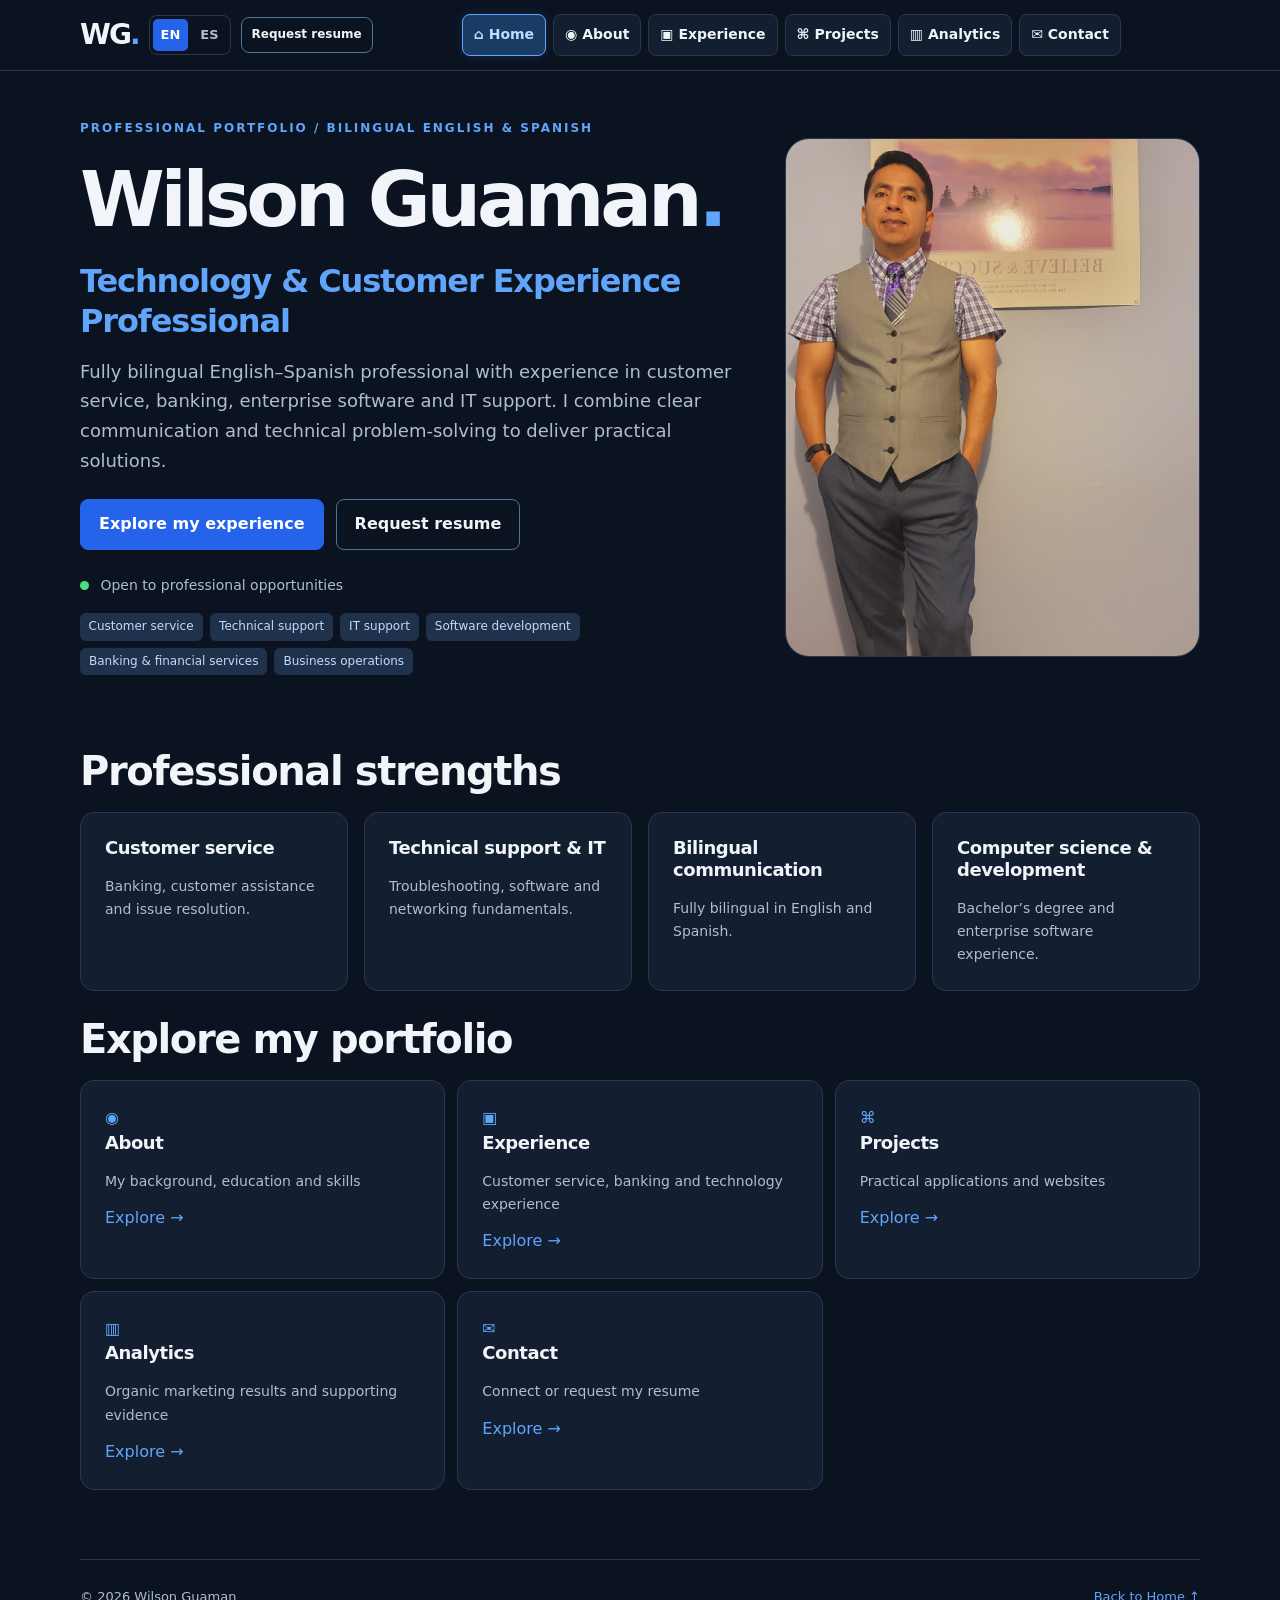
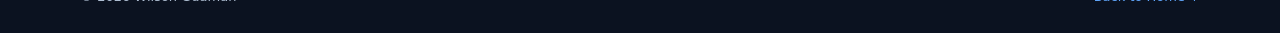
<file: index.html>
<!DOCTYPE html>

<html lang="en">
<head>
<meta charset="utf-8"/>
<meta content="width=device-width,initial-scale=1" name="viewport"/>
<title>Wilson Guaman | Technology &amp; Customer Experience</title>
<meta content="Wilson Guaman — bilingual technology and customer experience professional with ERP, banking, IT support and digital marketing experience." name="description"/>
<meta content="Wilson Guaman | Professional Portfolio" property="og:title"/>
<meta content="Technology, customer experience and real-world business projects." property="og:description"/>
<meta content="website" property="og:type"/>
<meta content="https://www.wguaman.com/" property="og:url"/>
<link href="assets/favicon.svg" rel="icon" type="image/svg+xml"/>
<link href="style.css" rel="stylesheet"/>
<script defer="" src="js/script.js"></script>
<link href="https://www.wguaman.com/" hreflang="en" rel="alternate"/><link href="https://www.wguaman.com/es.html" hreflang="es" rel="alternate"/><link href="https://www.wguaman.com/" hreflang="x-default" rel="alternate"/><link href="https://www.wguaman.com/" rel="canonical"/></head>
<body><a class="skip" href="#main">Skip to content</a>
<header>
<nav aria-label="Main navigation" class="wrap nav"><a class="brand" href="#home">WG<span>.</span></a><div aria-label="Language / Idioma" class="language-switch"><a aria-current="page" aria-label="English" href="index.html" hreflang="en" lang="en">EN</a><a aria-label="Español" href="es.html" hreflang="es" lang="es">ES</a></div><button aria-controls="links" aria-expanded="false" hidden="" id="menu">Menu</button>
<div id="links"><a href="#home"><span aria-hidden="true">⌂</span> Home</a><a href="#about"><span aria-hidden="true">◉</span> About</a><a href="#experience"><span aria-hidden="true">▣</span> Experience</a><a href="#projects"><span aria-hidden="true">⌘</span> Projects</a><a href="#analytics"><span aria-hidden="true">▥</span> Analytics</a><a href="#contact"><span aria-hidden="true">✉</span> Contact</a></div>
<a class="header-resume btn" href="#contact">Request resume</a></nav>
</header>
<main class="wrap" id="main">
<section class="home-view" id="home"><div class="hero">
<div>
<p class="eyebrow">
                     PROFESSIONAL PORTFOLIO / BILINGUAL ENGLISH &amp; SPANISH
                </p>
<h1>Wilson Guaman<span>.</span></h1>
<h2>Technology &amp; Customer Experience Professional</h2>
<p class="lead">Fully bilingual English–Spanish professional with experience in customer service, banking, enterprise software and IT support. I combine clear communication and technical problem-solving to deliver practical solutions.</p>
<div class="actions"><a class="btn primary" href="#experience">Explore my experience</a><a class="btn" href="#contact">Request resume</a></div>
<p class="availability"><span></span> Open to professional opportunities</p>
<div class="tags career-tags"><span>Customer service</span><span>Technical support</span><span>IT support</span><span>Software development</span><span>Banking &amp; financial services</span><span>Business operations</span></div></div>
<div class="portrait">
<span aria-hidden="true" class="initials">WG</span>
<img alt="Wilson Guaman" data-optional="" src="img/Wilson_Guaman26.webp"/>
</div>
</div><div class="home-block"><h2>Professional strengths</h2><div class="grid four"><article class="panel"><h3>Customer service</h3><p>Banking, customer assistance and issue resolution.</p></article><article class="panel"><h3>Technical support &amp; IT</h3><p>Troubleshooting, software and networking fundamentals.</p></article><article class="panel"><h3>Bilingual communication</h3><p>Fully bilingual in English and Spanish.</p></article><article class="panel"><h3>Computer science &amp; development</h3><p>Bachelor’s degree and enterprise software experience.</p></article></div></div><div class="home-block"><h2>Explore my portfolio</h2><div class="explore-grid"><a class="panel explore-card" href="#about"><span aria-hidden="true" class="accent">◉</span><h3>About</h3><p>My background, education and skills</p><span class="accent">Explore →</span></a><a class="panel explore-card" href="#experience"><span aria-hidden="true" class="accent">▣</span><h3>Experience</h3><p>Customer service, banking and technology experience</p><span class="accent">Explore →</span></a><a class="panel explore-card" href="#projects"><span aria-hidden="true" class="accent">⌘</span><h3>Projects</h3><p>Practical applications and websites</p><span class="accent">Explore →</span></a><a class="panel explore-card" href="#analytics"><span aria-hidden="true" class="accent">▥</span><h3>Analytics</h3><p>Organic marketing results and supporting evidence</p><span class="accent">Explore →</span></a><a class="panel explore-card" href="#contact"><span aria-hidden="true" class="accent">✉</span><h3>Contact</h3><p>Connect or request my resume</p><span class="accent">Explore →</span></a></div></div></section>
<section id="about">
<p class="eyebrow">01 / ABOUT</p>
<h2>Technology with a human perspective.</h2>
<div class="aboutgrid">
<div>
<p>My background spans enterprise software development, banking customer service, technical support
                        and small-business technology. I enjoy investigating problems, communicating clearly and finding
                        practical solutions.</p>
<p>
                        I hold a bachelor's degree in Computer Science and am fully
                        bilingual in English and Spanish. I continue expanding my
                        technical skills through networking studies and hands-on projects.
                    </p>
</div>
<div class="aboutphoto"><img alt="Original about-me photograph" data-optional="" loading="lazy" src="img/wilsonPinktie.webp"/></div>
</div>
<div class="grid two">
<article class="panel"><span class="eyebrow">01</span>
<h3>Software engineering</h3>
<p>ERP application maintenance, debugging, SQL and web development.</p>
<div class="tags"><span>C#</span><span>SQL</span><span>Mongoose</span><span>Infor
                            CSI</span><span>Git</span><span>Jira</span></div>
</article>
<article class="panel"><span class="eyebrow">02</span>
<h3>Customer experience</h3>
<p>Bilingual customer support, banking services, accurate records and issue resolution.</p>
<div class="tags"><span>English / Spanish</span><span>Customer support</span><span>Digital
                            banking</span><span>Compliance</span></div>
</article>
<article class="panel"><span class="eyebrow">03</span>
<h3>Information technology</h3>
<p>Equipment and network troubleshooting, cloud hosting and ongoing networking study.</p>
<div class="tags"><span>AWS</span><span>Technical support</span><span>Networking fundamentals</span>
</div>
</article>
<article class="panel"><span class="eyebrow">04</span>
<h3>Digital marketing</h3>
<p>
                       The Flying Brisket began operations in June 2026.
                        I developed bilingual promotional content and built
                         an audience across TikTok and Facebook during the
                          food truck's operating season, without paid advertising.
                    </p>
<div class="tags"><span>Content creation</span><span>Video editing</span><span>Social
                            analytics</span></div>
</article>
</div>
<div class="about-subsection" id="education">
<p class="eyebrow">05 / EDUCATION</p>
<h2>Academic background</h2>
<div class="grid three">
<article class="panel">
<p class="date">2017–2021</p>
<h3>Northeastern Illinois University</h3>
<p>B.S. Computer Science </p>
<p class="accent">GPA 3.74 · Cum Laude · Dean’s List</p>
</article>
<article class="panel">
<p class="date">2011–2016</p>
<h3>Richard J. Daley College</h3>
<p>A.A. General Studies</p>
<p class="accent">GPA 4.0 · Dean’s List</p>
</article>
<article class="panel">
<p class="date">2003–2005</p>
<h3>Lincoln College of Technology</h3>
<p>Technical Diploma · Automotive Repair</p>
<p class="accent">GPA 3.0</p>
</article>
</div>
</div><div class="about-subsection" id="learning">
<p class="eyebrow">06 / CONTINUOUS LEARNING</p>
<h2>Professional development</h2>
<div class="grid two">
<article class="panel">
<h3>Completed coursework</h3>
<p class="note">Course completion certificates, not industry certifications.</p>
<details class="course">
<summary>C# Programming · 2021</summary><img alt="C# Programming · 2021 certificate" data-optional="" data-src="img/Certificadode.webp" loading="lazy"/>
</details>
<details class="course">
<summary>Java Programming</summary><img alt="Java Programming certificate" data-optional="" data-src="img/udemyjava.webp" loading="lazy"/>
</details>
<details class="course">
<summary>Data Structures &amp; Algorithms in Java · 2020</summary><img alt="Data Structures &amp; Algorithms in Java · 2020 certificate" data-optional="" data-src="img/udemy.webp" loading="lazy"/>
</details>
</article>
<article class="panel"><span class="status muted">Currently studying</span>
<h3>CCNA Networking Fundamentals</h3>
<p>
                      Currently studying networking fundamentals through Jeremy's IT Lab to strengthen my 
                      understanding of network infrastructure, connectivity, and troubleshooting.</p>
</article>
</div>
</div><nav aria-label="Section navigation" class="section-actions"><a class="btn" href="#home">⌂ Back to Home</a><a class="btn primary" href="#experience">Experience →</a></nav></section>
<section id="experience">
<p class="eyebrow">02 / CAREER</p>
<h2>Professional experience</h2>
<div class="timeline">
<article class="job panel">
<div class="jobhead">
<div>
<h3>The Flying Brisket</h3>
<p class="accent">Technology &amp; Business Support · Freelance, as needed</p>
</div><span class="date">Jul 2024 – Present</span>
</div>
<p>Provide customer service, technology, digital marketing and business support on an as-needed basis.</p>
<ul>
<li>Assist customers and respond to inquiries in English and Spanish.</li>
<li>Support daily business operations and customer experience.</li>
<li>Develop and maintain the responsive business website using HTML, CSS, JavaScript and AWS.</li>
<li>Troubleshoot website issues and maintain Google Maps, Formspree, domain and HTTPS configuration.</li>
<li>Create bilingual promotional content and analyze organic TikTok and Facebook performance.</li>
</ul>
<div class="tags"><span>Customer Service</span><span>Technical Support</span><span>Business Operations</span><span>Web Development</span><span>Digital Marketing</span><span>Bilingual Communication</span></div>
</article>
<article class="job panel">
<div class="jobhead">
<div>
<h3>Westbury Bank</h3>
<p class="accent">Customer Service Representative</p>
</div><span class="date">Jul 2023 – Dec 2025</span>
</div>
<ul>
<li>Assisted customers in English and Spanish by phone, email and in person.</li>
<li>Resolved service inquiries and supported digital banking tools.</li>
<li>Maintained accurate records and followed banking compliance procedures.</li>
</ul>
<div class="tags"><span>Customer service</span><span>Digital
                            banking</span><span>Documentation</span><span>Bilingual support</span></div>
</article>
<article class="job panel">
<div class="jobhead">
<div>
<h3>Infor</h3>
<p class="accent">Software Engineer</p>
</div><span class="date">Feb 2022 – Jun 2023 · Remote</span>
</div>
<ul>
<li>Investigated and reproduced customer-reported defects in Infor SyteLine CSI 10.</li>
<li>Troubleshot and modified existing Mongoose forms, fields and buttons; worked with IDOs and
                            collections.</li>
<li>Investigated database issues using SQL Server Management Studio and debugged existing C#
                            code in Visual Studio.</li>
<li>Tested fixes, documented validation steps and collaborated with product and QA teammates.
                        </li>
<li>Managed assigned issues using Jira and Git; participated in peer code reviews and
                            incorporated feedback.</li>
</ul>
<div class="tags"><span>SyteLine CSI 10</span><span>Mongoose</span><span>C#</span><span>SQL
                            Server</span><span>SSMS</span><span>Visual
                            Studio</span><span>IDOs</span><span>Git</span><span>Jira</span></div>
</article>
<article class="job panel">
<div class="jobhead">
<div>
<h3>NECTEL Technologies</h3>
<p class="accent">IT Helper · Internship</p>
</div><span class="date">Oct 2020 – Feb 2022</span>
</div>
<ul>
<li>Helped install, maintain and troubleshoot customer equipment and networks.</li>
<li>Supported proactive maintenance and learned security and confidentiality practices.</li>
</ul>
<div class="tags"><span>IT support</span><span>Troubleshooting</span><span>Networking</span></div>
</article>
<article class="job panel">
<div class="jobhead">
<div>
<h3>Radisson Blu Hotel</h3>
<p class="accent">Customer Service · Server · Host · Cashier</p>
</div><span class="date">2011 – 2015</span>
</div>
<ul>
<li>Supported guests across hospitality and food service roles as business needs changed.</li>
<li>Recognized as Employee of the Month.</li>
</ul>
<div class="tags"><span>Guest service</span><span>Teamwork</span><span>Cash handling</span></div>
</article>
</div>
<nav aria-label="Section navigation" class="section-actions"><a class="btn" href="#home">⌂ Back to Home</a><a class="btn" href="#about">← About</a><a class="btn primary" href="#projects">Projects →</a></nav></section>
<section id="projects">
<p class="eyebrow">03 / SELECTED WORK</p>
<h2>Projects with purpose.</h2>
<article class="panel featured">
<div class="project-media">
<img alt="The Flying Brisket website homepage featuring the food truck" height="845" loading="lazy" src="img/flying-brisket.webp" width="1400"/>
<figure class="business-photo">
<img alt="Working at The Flying Brisket food truck" loading="lazy" src="img/flying-brisket-team.webp"/>
<figcaption>
                    Behind the business: technology, marketing,
                    and customer experience.
                </figcaption>
</figure>
</div>
<div class="projectbody">
<span class="status">Live website</span>
<h3>The Flying Brisket</h3>
<p>
                Designed and deployed a responsive food truck website
                with menus, event locations and customer inquiries.
                Combined web development, cloud hosting and
                business promotion.
            </p>
<div class="tags">
<span>HTML</span>
<span>CSS</span>
<span>JavaScript</span>
<span>AWS</span>
<span>Google Maps</span>
<span>Formspree</span>
</div>
<div class="actions">
<a class="btn primary" href="https://www.theflyingbrisket.com/">
                    Visit website ↗
                </a>
<a class="btn" href="#analytics">
                    Marketing case study
                </a>
</div>
</div>
</article>
<div class="grid two projects">
<article class="panel"><span class="status muted">In development</span>
<h3>Restaurant POS system</h3>
<p>AI-assisted software prototype exploring restaurant order management, employee permissions,
                        kitchen displays and payment workflows. Planned features are not represented as completed.</p>
<div class="tags"><span>Software prototyping</span><span>AI-assisted development</span></div>
</article>
<article class="panel"><span class="status muted">Learning project · 2023</span>
<h3>Java e-commerce application</h3><img alt="E-commerce application screenshot" class="projectimage" data-optional="" loading="lazy" src="img/Shopme-Ecommerce.webp"/>
<p>Java and Spring Boot e-commerce learning project.</p>
<div class="tags"><span>Java</span><span>Spring Boot</span></div>
</article>
<article class="panel"><span class="status muted">Learning project · 2021</span>
<h3>RSVP web application</h3>
<p>Local ASP.NET application for party information, RSVP forms, validation and attendance summaries.
                    </p>
<div class="tags"><span>ASP.NET</span><span>C#</span><span>HTML</span><span>CSS</span></div>
</article>
<article class="panel"><span class="status muted">Portfolio project</span>
<h3>Personal portfolio modernization</h3>
<p>Responsive static website with accessible navigation, lightweight data visualization and
                        optimized media.</p>
<div class="tags"><span>HTML</span><span>CSS</span><span>JavaScript</span><span>GitHub Pages</span>
</div>
</article>
</div>
<nav aria-label="Section navigation" class="section-actions"><a class="btn" href="#home">⌂ Back to Home</a><a class="btn" href="#experience">← Experience</a><a class="btn primary" href="#analytics">Analytics →</a></nav></section>
<section id="analytics">
<p class="eyebrow">04 / BUSINESS CASE STUDY</p>
<h2>Organic marketing. Measurable results.</h2>
<p class="season-label">FIRST OPERATING SEASON · OPERATIONS BEGAN JUNE 2026 · 100% ORGANIC</p>
<p class="lead">The Flying Brisket — bilingual promotional content and audience development across TikTok
                and Facebook, without paid advertising.</p>
<div class="grid four">
<div class="metric"><strong>≈149K</strong><span>Combined reported views</span></div>
<div class="metric"><strong>$0</strong><span>Paid advertising</span></div>
<div class="metric"><strong>2,113</strong><span>Combined followers</span></div>
<div class="metric"><strong>93%</strong><span>Facebook views from non-followers</span></div>
</div>
<div class="grid two analytics">
<article class="panel">
<h3>TikTok</h3>
<p class="date">Nov 26, 2025 – Nov 25, 2026</p>
<div class="grid two">
<div class="metric"><strong>109K</strong><span>Post views</span></div>
<div class="metric"><strong>4K</strong><span>Profile views</span></div>
<div class="metric"><strong>4.1K</strong><span>Likes</span></div>
<div class="metric"><strong>771</strong><span>Comments</span></div>
<div class="metric"><strong>1.4K</strong><span>Shares</span></div>
<div class="metric"><strong>1,913</strong><span>Followers</span></div>
</div>
<h4>Featured video views</h4>
<div class="barrow">
<div><span>We didn’t expect this</span><b>28.8K</b></div>
<div class="track"><span style="width:96%"></span></div>
</div>
<div class="barrow">
<div><span>Brisket is ready</span><b>11.6K</b></div>
<div class="track"><span style="width:38.67%"></span></div>
</div>
<div class="barrow">
<div><span>This weekend, we’re ready</span><b>10.6K</b></div>
<div class="track"><span style="width:35.33%"></span></div>
</div>
<div class="barrow">
<div><span>Nuestro primer verano</span><b>6.6K</b></div>
<div class="track"><span style="width:21.96%"></span></div>
</div>
<p class="note">Bar scale: 0–30,000 views. Individual video counts are profile snapshots.</p>
</article>
<article class="panel">
<h3>Facebook</h3>
<p class="date">Last 90 days · Nov 2026 snapshot</p>
<div class="grid two">
<div class="metric"><strong>39,896</strong><span>Views</span></div>
<div class="metric"><strong>24K</strong><span>Viewers</span></div>
<div class="metric"><strong>1.4K</strong><span>Engagement</span></div>
<div class="metric"><strong>200</strong><span>Followers</span></div>
<div class="metric"><strong>+21%</strong><span>Views change</span></div>
<div class="metric"><strong>+2%</strong><span>Engagement change</span></div>
</div>
<h4>Audience discovery</h4>
<div class="donutrow"><svg aria-label="93 percent non-followers, 7 percent followers" role="img" viewbox="0 0 120 120">
<circle cx="60" cy="60" fill="none" r="45" stroke="#334155" stroke-width="13"></circle>
<circle cx="60" cy="60" fill="none" pathlength="100" r="45" stroke="#60a5fa" stroke-dasharray="93 7" stroke-width="13" transform="rotate(-90 60 60)"></circle><text fill="#f1f5f9" font-size="23" font-weight="700" text-anchor="middle" x="60" y="66">93%</text>
</svg>
<div><b>93% non-followers</b>
<p>7% followers</p>
</div>
</div>
<p class="note">Reels accounted for nearly all Facebook views.</p>
</article>
</div>
<p class="note">Sources: TikTok Studio and Facebook Business Dashboard screenshots. Reporting periods
                differ; combined counts are not unique people. Advertising spend is owner-reported. No sales attribution
                is claimed.</p>
<details class="panel">
<summary>View supporting analytics screenshots</summary>
<div class="grid three evidence"><img alt="TikTok analytics screenshot" data-src="img/tiktok-analytics.webp" loading="lazy"/><img alt="Facebook views analytics screenshot" data-src="img/facebook-analytics.webp" loading="lazy"/><img alt="Facebook audience breakdown screenshot" data-src="img/facebook-audience.webp" loading="lazy"/></div>
<p class="note">Select a screenshot to enlarge it.</p></details><a class="textlink" href="https://www.tiktok.com/@wilbert_gua">Visit business TikTok ↗</a>
<nav aria-label="Section navigation" class="section-actions"><a class="btn" href="#home">⌂ Back to Home</a><a class="btn" href="#projects">← Projects</a><a class="btn primary" href="#contact">Contact →</a></nav></section>


<section id="contact">
<p class="eyebrow">07 / CONTACT</p>
<h2>Let’s connect.</h2>
<div class="grid two">
<article class="panel">
<h3>Professional opportunities</h3>
<p>I’m open to opportunities in technology, customer service, IT support, business operations and
                        digital marketing.</p>
<p><a href="mailto:wilsonguaman30@gmail.com">wilsonguaman30@gmail.com</a></p>
<div class="actions"><a class="btn primary" href="mailto:wilsonguaman30@gmail.com?subject=Professional%20Opportunity">Send me an
                            email</a></div>
<div class="contactlinks"><a href="https://www.linkedin.com/in/wilson-guaman-20084446/">LinkedIn
                            ↗</a><a href="https://github.com/wilsonrguaman">GitHub ↗</a></div>
</article>
<article class="panel">
<h3>Request my resume</h3>
<p>A tailored resume is available upon request. Please include the position or professional area you
                        are recruiting for.</p>
<div class="actions"><a class="btn" href="mailto:wilsonguaman30@gmail.com?subject=Resume%20Request&amp;body=Hello%20Wilson%2C%0A%0AI%20would%20like%20to%20request%20your%20resume.%0A%0ACompany%3A%20%0APosition%3A%20%0A%0AThank%20you.">Request
                            resume</a></div>
<p class="note">Email links open your email application. You can also copy the email address above
                        or contact me on LinkedIn.</p>
</article>
</div>
<nav aria-label="Section navigation" class="section-actions"><a class="btn" href="#home">⌂ Back to Home</a><a class="btn" href="#analytics">← Analytics</a></nav></section>
</main>
<footer class="wrap"><span>© 2026 Wilson Guaman</span><a href="#home">Back to Home ↑</a></footer>
<dialog aria-label="Analytics screenshot" id="lightbox"><button class="btn" id="close-lightbox">Close ×</button><img alt=""/></dialog></body>
</html>
</file>
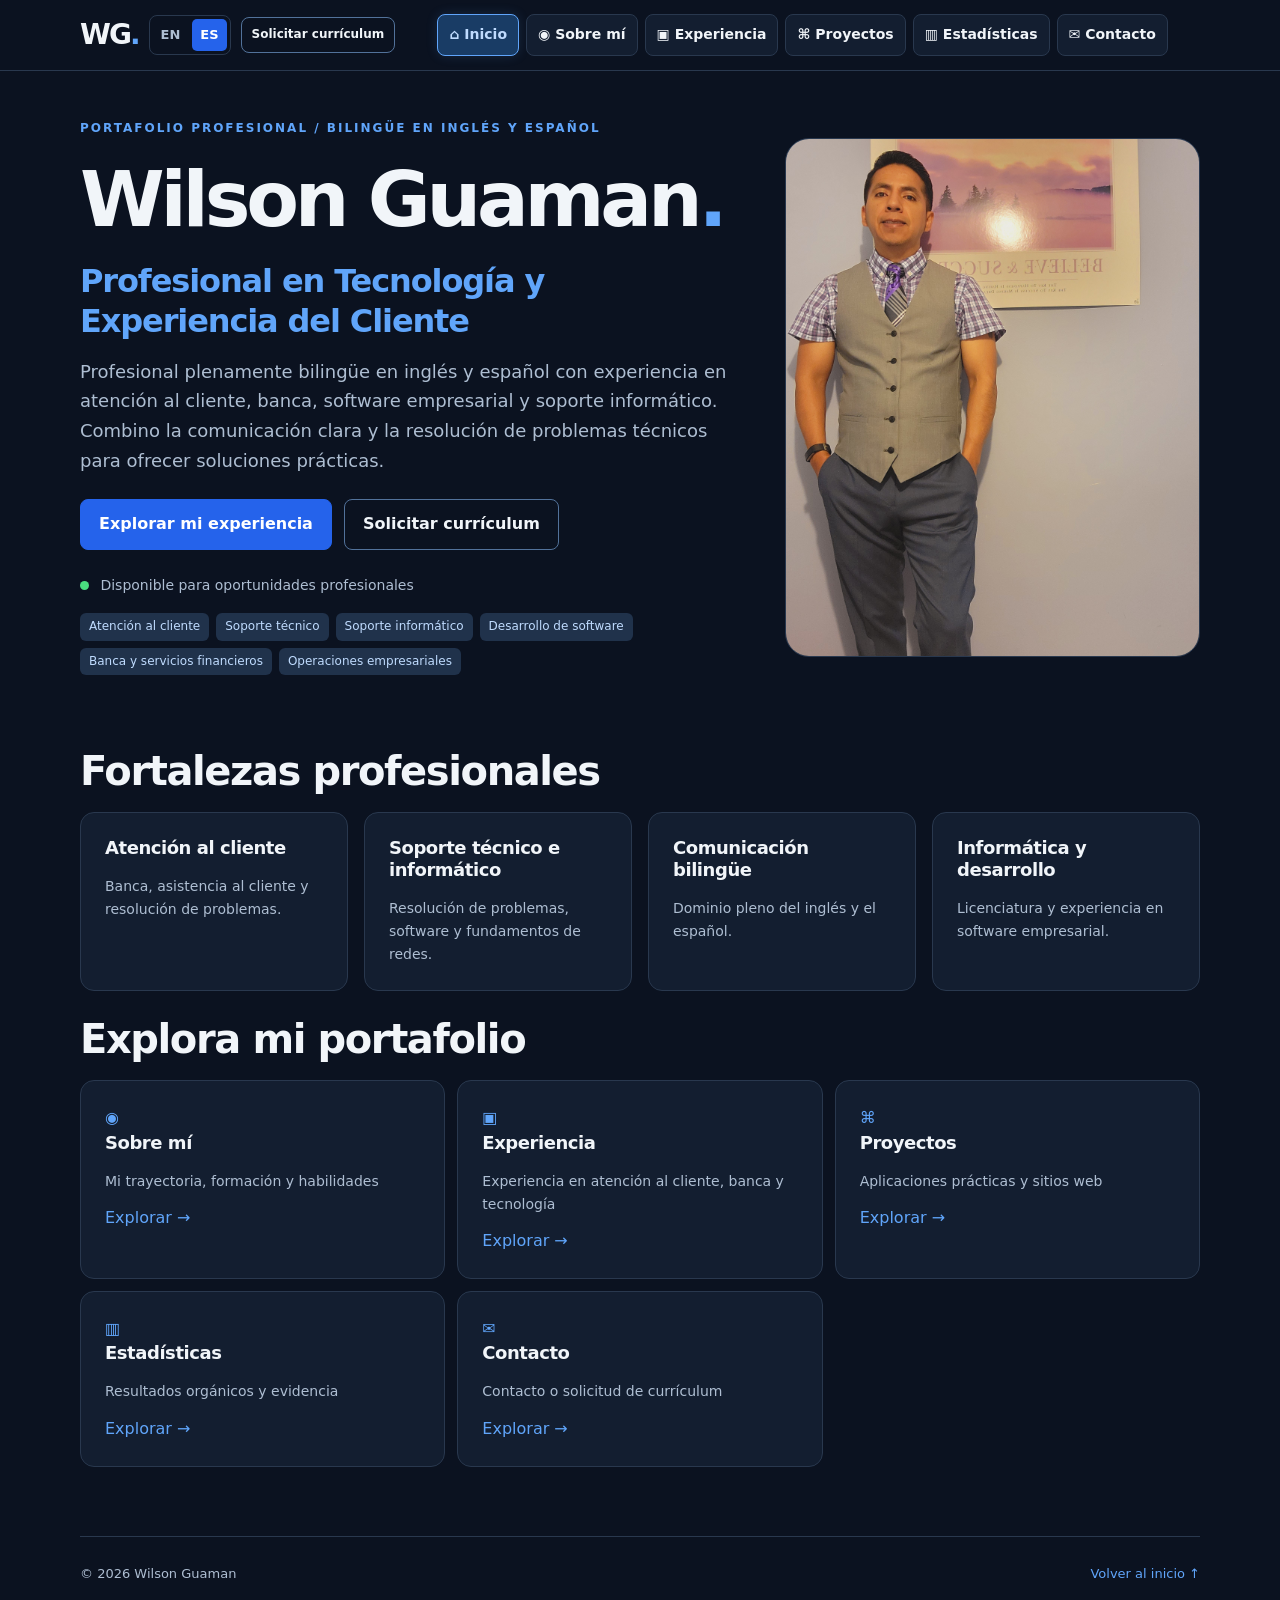
<file: es.html>
<!DOCTYPE html>

<html lang="es">
<head>
<meta charset="utf-8"/>
<meta content="width=device-width,initial-scale=1" name="viewport"/>
<title>Wilson Guaman | Tecnología y Experiencia del Cliente</title>
<meta content="Wilson Guaman — profesional bilingüe en tecnología y experiencia del cliente, con experiencia en ERP, banca, soporte informático y marketing digital." name="description"/>
<meta content="Wilson Guaman | Portafolio profesional" property="og:title"/>
<meta content="Tecnología, experiencia del cliente y proyectos empresariales reales." property="og:description"/>
<meta content="website" property="og:type"/>
<meta content="https://www.wguaman.com/es.html" property="og:url"/>
<link href="assets/favicon.svg" rel="icon" type="image/svg+xml"/>
<link href="style.css" rel="stylesheet"/>
<script defer="" src="js/script.js"></script>
<link href="https://www.wguaman.com/" hreflang="en" rel="alternate"/><link href="https://www.wguaman.com/es.html" hreflang="es" rel="alternate"/><link href="https://www.wguaman.com/" hreflang="x-default" rel="alternate"/><link href="https://www.wguaman.com/es.html" rel="canonical"/></head>
<body><a class="skip" href="#main">Ir al contenido</a>
<header>
<nav aria-label="Navegación principal" class="wrap nav"><a class="brand" href="#home">WG<span>.</span></a><div aria-label="Language / Idioma" class="language-switch"><a aria-label="English" href="index.html" hreflang="en" lang="en">EN</a><a aria-current="page" aria-label="Español" href="es.html" hreflang="es" lang="es">ES</a></div><button aria-controls="links" aria-expanded="false" hidden="" id="menu">Menú</button>
<div id="links"><a href="#home"><span aria-hidden="true">⌂</span> Inicio</a><a href="#about"><span aria-hidden="true">◉</span> Sobre mí</a><a href="#experience"><span aria-hidden="true">▣</span> Experiencia</a><a href="#projects"><span aria-hidden="true">⌘</span> Proyectos</a><a href="#analytics"><span aria-hidden="true">▥</span> Estadísticas</a><a href="#contact"><span aria-hidden="true">✉</span> Contacto</a></div>
<a class="header-resume btn" href="#contact">Solicitar currículum</a></nav>
</header>
<main class="wrap" id="main">
<section class="home-view" id="home"><div class="hero">
<div>
<p class="eyebrow">
                     PORTAFOLIO PROFESIONAL / BILINGÜE EN INGLÉS Y ESPAÑOL
                </p>
<h1>Wilson Guaman<span>.</span></h1>
<h2>Profesional en Tecnología y Experiencia del Cliente</h2>
<p class="lead">Profesional plenamente bilingüe en inglés y español con experiencia en atención al cliente, banca, software empresarial y soporte informático. Combino la comunicación clara y la resolución de problemas técnicos para ofrecer soluciones prácticas.</p>
<div class="actions"><a class="btn primary" href="#experience">Explorar mi experiencia</a><a class="btn" href="#contact">Solicitar currículum</a></div>
<p class="availability"><span></span> Disponible para oportunidades profesionales</p>
<div class="tags career-tags"><span>Atención al cliente</span><span>Soporte técnico</span><span>Soporte informático</span><span>Desarrollo de software</span><span>Banca y servicios financieros</span><span>Operaciones empresariales</span></div></div>
<div class="portrait">
<span aria-hidden="true" class="initials">WG</span>
<img alt="Wilson Guaman" data-optional="" src="img/Wilson_Guaman26.webp"/>
</div>
</div><div class="home-block"><h2>Fortalezas profesionales</h2><div class="grid four"><article class="panel"><h3>Atención al cliente</h3><p>Banca, asistencia al cliente y resolución de problemas.</p></article><article class="panel"><h3>Soporte técnico e informático</h3><p>Resolución de problemas, software y fundamentos de redes.</p></article><article class="panel"><h3>Comunicación bilingüe</h3><p>Dominio pleno del inglés y el español.</p></article><article class="panel"><h3>Informática y desarrollo</h3><p>Licenciatura y experiencia en software empresarial.</p></article></div></div><div class="home-block"><h2>Explora mi portafolio</h2><div class="explore-grid"><a class="panel explore-card" href="#about"><span aria-hidden="true" class="accent">◉</span><h3>Sobre mí</h3><p>Mi trayectoria, formación y habilidades</p><span class="accent">Explorar →</span></a><a class="panel explore-card" href="#experience"><span aria-hidden="true" class="accent">▣</span><h3>Experiencia</h3><p>Experiencia en atención al cliente, banca y tecnología</p><span class="accent">Explorar →</span></a><a class="panel explore-card" href="#projects"><span aria-hidden="true" class="accent">⌘</span><h3>Proyectos</h3><p>Aplicaciones prácticas y sitios web</p><span class="accent">Explorar →</span></a><a class="panel explore-card" href="#analytics"><span aria-hidden="true" class="accent">▥</span><h3>Estadísticas</h3><p>Resultados orgánicos y evidencia</p><span class="accent">Explorar →</span></a><a class="panel explore-card" href="#contact"><span aria-hidden="true" class="accent">✉</span><h3>Contacto</h3><p>Contacto o solicitud de currículum</p><span class="accent">Explorar →</span></a></div></div></section>
<section id="about">
<p class="eyebrow">01 / SOBRE MÍ</p>
<h2>Tecnología con una perspectiva humana.</h2>
<div class="aboutgrid">
<div>
<p>Mi trayectoria abarca el desarrollo de software empresarial, la atención al cliente en banca, el soporte técnico y la tecnología para pequeñas empresas. Disfruto investigar problemas, comunicarme con claridad y encontrar soluciones prácticas.</p>
<p>
                        Tengo una licenciatura en Ciencias de la Computación y domino plenamente el inglés y el español. Continúo ampliando mis habilidades técnicas mediante estudios de redes y proyectos prácticos.
                    </p>
</div>
<div class="aboutphoto"><img alt="Fotografía de Wilson Guaman" data-optional="" loading="lazy" src="img/wilsonPinktie.webp"/></div>
</div>
<div class="grid two">
<article class="panel"><span class="eyebrow">01</span>
<h3>Ingeniería de software</h3>
<p>Mantenimiento de aplicaciones ERP, depuración, SQL y desarrollo web.</p>
<div class="tags"><span>C#</span><span>SQL</span><span>Mongoose</span><span>Infor
                            CSI</span><span>Git</span><span>Jira</span></div>
</article>
<article class="panel"><span class="eyebrow">02</span>
<h3>Experiencia del cliente</h3>
<p>Atención bilingüe al cliente, servicios bancarios, registros precisos y resolución de problemas.</p>
<div class="tags"><span>Inglés / Español</span><span>Atención al cliente</span><span>Banca digital</span><span>Cumplimiento normativo</span></div>
</article>
<article class="panel"><span class="eyebrow">03</span>
<h3>Tecnologías de la información</h3>
<p>Resolución de problemas de equipos y redes, alojamiento en la nube y formación continua en redes.</p>
<div class="tags"><span>AWS</span><span>Soporte técnico</span><span>Fundamentos de redes</span>
</div>
</article>
<article class="panel"><span class="eyebrow">04</span>
<h3>Marketing digital</h3>
<p>
                       The Flying Brisket inició operaciones en junio de 2026. Desarrollé contenido promocional bilingüe y construí una audiencia en TikTok y Facebook durante la temporada de operaciones del negocio, sin publicidad pagada.
                    </p>
<div class="tags"><span>Creación de contenido</span><span>Edición de video</span><span>Análisis de redes sociales</span></div>
</article>
</div>
<div class="about-subsection" id="education">
<p class="eyebrow">05 / EDUCACIÓN</p>
<h2>Formación académica</h2>
<div class="grid three">
<article class="panel">
<p class="date">2017–2021</p>
<h3>Northeastern Illinois University</h3>
<p>Licenciatura en Ciencias de la Computación (B.S.) </p>
<p class="accent">Promedio 3.74 · Cum Laude · Lista de honor del decano</p>
</article>
<article class="panel">
<p class="date">2011–2016</p>
<h3>Richard J. Daley College</h3>
<p>Grado asociado en Estudios Generales (A.A.)</p>
<p class="accent">Promedio 4.0 · Lista de honor del decano</p>
</article>
<article class="panel">
<p class="date">2003–2005</p>
<h3>Lincoln College of Technology</h3>
<p>Diploma técnico · Reparación automotriz</p>
<p class="accent">Promedio 3.0</p>
</article>
</div>
</div><div class="about-subsection" id="learning">
<p class="eyebrow">06 / APRENDIZAJE CONTINUO</p>
<h2>Desarrollo profesional</h2>
<div class="grid two">
<article class="panel">
<h3>Cursos completados</h3>
<p class="note">Certificados de finalización de cursos, no certificaciones profesionales de la industria.</p>
<details class="course">
<summary>Programación en C# · 2021</summary><img alt="Certificado de programación en C# · 2021" data-optional="" data-src="img/Certificadode.webp" loading="lazy"/>
</details>
<details class="course">
<summary>Programación en Java</summary><img alt="Certificado de programación en Java" data-optional="" data-src="img/udemyjava.webp" loading="lazy"/>
</details>
<details class="course">
<summary>Estructuras de datos y algoritmos en Java · 2020</summary><img alt="Certificado de estructuras de datos y algoritmos en Java · 2020" data-optional="" data-src="img/udemy.webp" loading="lazy"/>
</details>
</article>
<article class="panel"><span class="status muted">Actualmente en estudio</span>
<h3>Fundamentos de redes CCNA</h3>
<p>
                      Actualmente estudio fundamentos de redes con Jeremy's IT Lab para fortalecer mis conocimientos de infraestructura de redes, conectividad y resolución de problemas.</p>
</article>
</div>
</div><nav aria-label="Navegación de sección" class="section-actions"><a class="btn" href="#home">⌂ Volver al inicio</a><a class="btn primary" href="#experience">Experiencia →</a></nav></section>
<section id="experience">
<p class="eyebrow">02 / TRAYECTORIA</p>
<h2>Experiencia profesional</h2>
<div class="timeline">
<article class="job panel">
<div class="jobhead">
<div>
<h3>The Flying Brisket</h3>
<p class="accent">Soporte tecnológico y empresarial · Independiente, según necesidad</p>
</div><span class="date">Jul. 2024 – Actualidad</span>
</div>
<p>Brindo atención al cliente y apoyo tecnológico, operativo y de marketing digital según las necesidades del negocio.</p>
<ul>
<li>Atiendo a clientes y respondo consultas en inglés y español.</li>
<li>Apoyo las operaciones diarias del negocio y la experiencia del cliente.</li>
<li>Desarrollo y mantengo el sitio web adaptable del negocio con HTML, CSS, JavaScript y AWS.</li>
<li>Resuelvo problemas del sitio web y mantengo Google Maps, Formspree, el dominio y la configuración HTTPS.</li>
<li>Creo contenido promocional bilingüe y analizo el rendimiento orgánico en TikTok y Facebook.</li>
</ul>
<div class="tags"><span>Atención al cliente</span><span>Soporte técnico</span><span>Operaciones empresariales</span><span>Desarrollo web</span><span>Marketing digital</span><span>Comunicación bilingüe</span></div>
</article>
<article class="job panel">
<div class="jobhead">
<div>
<h3>Westbury Bank</h3>
<p class="accent">Representante de atención al cliente</p>
</div><span class="date">Jul. 2023 – Dic. 2025</span>
</div>
<ul>
<li>Atendí a clientes en inglés y español por teléfono, correo electrónico y en persona.</li>
<li>Resolví consultas de servicio y brindé asistencia con herramientas de banca digital.</li>
<li>Mantuve registros precisos y seguí los procedimientos de cumplimiento bancario.</li>
</ul>
<div class="tags"><span>Atención al cliente</span><span>Banca digital</span><span>Documentación</span><span>Soporte bilingüe</span></div>
</article>
<article class="job panel">
<div class="jobhead">
<div>
<h3>Infor</h3>
<p class="accent">Ingeniero de software</p>
</div><span class="date">Feb. 2022 – Jun. 2023 · Remoto</span>
</div>
<ul>
<li>Investigué y reproduje errores reportados por clientes en Infor SyteLine CSI 10.</li>
<li>Resolví problemas y modifiqué formularios, campos y botones existentes en Mongoose; trabajé con IDO y colecciones.</li>
<li>Investigué problemas de bases de datos con SQL Server Management Studio y depuré código C# existente en Visual Studio.</li>
<li>Probé correcciones, documenté pasos de validación y colaboré con los equipos de producto y control de calidad.
                        </li>
<li>Gestioné incidencias asignadas con Jira y Git; participé en revisiones de código e incorporé comentarios.</li>
</ul>
<div class="tags"><span>SyteLine CSI 10</span><span>Mongoose</span><span>C#</span><span>SQL
                            Server</span><span>SSMS</span><span>Visual
                            Studio</span><span>IDOs</span><span>Git</span><span>Jira</span></div>
</article>
<article class="job panel">
<div class="jobhead">
<div>
<h3>NECTEL Technologies</h3>
<p class="accent">Asistente de TI · Prácticas profesionales</p>
</div><span class="date">Oct. 2020 – Feb. 2022</span>
</div>
<ul>
<li>Colaboré en la instalación, mantenimiento y resolución de problemas de equipos y redes de clientes.</li>
<li>Apoyé el mantenimiento preventivo y aprendí prácticas de seguridad y confidencialidad.</li>
</ul>
<div class="tags"><span>Soporte informático</span><span>Resolución de problemas</span><span>Redes</span></div>
</article>
<article class="job panel">
<div class="jobhead">
<div>
<h3>Radisson Blu Hotel</h3>
<p class="accent">Atención al cliente · Mesero · Anfitrión · Cajero</p>
</div><span class="date">2011 – 2015</span>
</div>
<ul>
<li>Atendí a huéspedes en distintas funciones de hotelería y servicio de alimentos según las necesidades del negocio.</li>
<li>Recibí el reconocimiento de Empleado del Mes.</li>
</ul>
<div class="tags"><span>Atención a huéspedes</span><span>Trabajo en equipo</span><span>Manejo de efectivo</span></div>
</article>
</div>
<nav aria-label="Navegación de sección" class="section-actions"><a class="btn" href="#home">⌂ Volver al inicio</a><a class="btn" href="#about">← Sobre mí</a><a class="btn primary" href="#projects">Proyectos →</a></nav></section>
<section id="projects">
<p class="eyebrow">03 / PROYECTOS DESTACADOS</p>
<h2>Proyectos con propósito.</h2>
<article class="panel featured">
<div class="project-media">
<img alt="Página de inicio del sitio web de The Flying Brisket" height="845" loading="lazy" src="img/flying-brisket.webp" width="1400"/>
<figure class="business-photo">
<img alt="Trabajando en The Flying Brisket" loading="lazy" src="img/flying-brisket-team.webp"/>
<figcaption>
                    Detrás del negocio: tecnología, marketing y experiencia del cliente.
                </figcaption>
</figure>
</div>
<div class="projectbody">
<span class="status">Sitio web activo</span>
<h3>The Flying Brisket</h3>
<p>
                Diseñé y publiqué un sitio web adaptable para un negocio de comida móvil, con menús, ubicaciones de eventos y consultas de clientes. Combiné desarrollo web, alojamiento en la nube y promoción comercial.
            </p>
<div class="tags">
<span>HTML</span>
<span>CSS</span>
<span>JavaScript</span>
<span>AWS</span>
<span>Google Maps</span>
<span>Formspree</span>
</div>
<div class="actions">
<a class="btn primary" href="https://www.theflyingbrisket.com/">
                    Visitar sitio web ↗
                </a>
<a class="btn" href="#analytics">
                    Caso de estudio de marketing
                </a>
</div>
</div>
</article>
<div class="grid two projects">
<article class="panel"><span class="status muted">En desarrollo</span>
<h3>Sistema de punto de venta para restaurantes</h3>
<p>Prototipo de software asistido por IA que explora la gestión de pedidos, permisos de empleados, pantallas de cocina y procesos de pago. Las funciones previstas no se presentan como terminadas.</p>
<div class="tags"><span>Prototipado de software</span><span>Desarrollo asistido por IA</span></div>
</article>
<article class="panel"><span class="status muted">Proyecto de aprendizaje · 2023</span>
<h3>Aplicación de comercio electrónico en Java</h3><img alt="Captura de la aplicación de comercio electrónico" class="projectimage" data-optional="" loading="lazy" src="img/Shopme-Ecommerce.webp"/>
<p>Proyecto de aprendizaje de comercio electrónico con Java y Spring Boot.</p>
<div class="tags"><span>Java</span><span>Spring Boot</span></div>
</article>
<article class="panel"><span class="status muted">Proyecto de aprendizaje · 2021</span>
<h3>Aplicación web de confirmación de asistencia</h3>
<p>Aplicación local en ASP.NET para información de eventos, formularios de confirmación, validación y resúmenes de asistencia.
                    </p>
<div class="tags"><span>ASP.NET</span><span>C#</span><span>HTML</span><span>CSS</span></div>
</article>
<article class="panel"><span class="status muted">Proyecto de portafolio</span>
<h3>Modernización del portafolio personal</h3>
<p>Sitio web estático adaptable con navegación accesible, visualización ligera de datos y recursos multimedia optimizados.</p>
<div class="tags"><span>HTML</span><span>CSS</span><span>JavaScript</span><span>GitHub Pages</span>
</div>
</article>
</div>
<nav aria-label="Navegación de sección" class="section-actions"><a class="btn" href="#home">⌂ Volver al inicio</a><a class="btn" href="#experience">← Experiencia</a><a class="btn primary" href="#analytics">Estadísticas →</a></nav></section>
<section id="analytics">
<p class="eyebrow">04 / CASO DE ESTUDIO EMPRESARIAL</p>
<h2>Marketing orgánico. Resultados medibles.</h2>
<p class="season-label">PRIMERA TEMPORADA · INICIO EN JUNIO DE 2026 · 100% ORGÁNICO</p>
<p class="lead">The Flying Brisket — contenido promocional bilingüe y desarrollo de audiencia en TikTok y Facebook, sin publicidad pagada.</p>
<div class="grid four">
<div class="metric"><strong>≈149K</strong><span>Visualizaciones totales reportadas</span></div>
<div class="metric"><strong>$0</strong><span>Publicidad pagada</span></div>
<div class="metric"><strong>2,113</strong><span>Seguidores combinados</span></div>
<div class="metric"><strong>93%</strong><span>Visualizaciones de Facebook de no seguidores</span></div>
</div>
<div class="grid two analytics">
<article class="panel">
<h3>TikTok</h3>
<p class="date">26 nov. 2025 – 25 nov. 2026</p>
<div class="grid two">
<div class="metric"><strong>109K</strong><span>Visualizaciones de publicaciones</span></div>
<div class="metric"><strong>4K</strong><span>Visitas al perfil</span></div>
<div class="metric"><strong>4.1K</strong><span>Me gusta</span></div>
<div class="metric"><strong>771</strong><span>Comentarios</span></div>
<div class="metric"><strong>1.4K</strong><span>Veces compartido</span></div>
<div class="metric"><strong>1,913</strong><span>Seguidores</span></div>
</div>
<h4>Visualizaciones de videos destacados</h4>
<div class="barrow">
<div><span>No esperábamos esto</span><b>28.8K</b></div>
<div class="track"><span style="width:96%"></span></div>
</div>
<div class="barrow">
<div><span>El brisket está listo</span><b>11.6K</b></div>
<div class="track"><span style="width:38.67%"></span></div>
</div>
<div class="barrow">
<div><span>Este fin de semana estamos listos</span><b>10.6K</b></div>
<div class="track"><span style="width:35.33%"></span></div>
</div>
<div class="barrow">
<div><span>Nuestro primer verano</span><b>6.6K</b></div>
<div class="track"><span style="width:21.96%"></span></div>
</div>
<p class="note">Escala de barras: 0–30,000 visualizaciones. Las cifras de cada video corresponden a capturas del perfil.</p>
</article>
<article class="panel">
<h3>Facebook</h3>
<p class="date">Últimos 90 días · Captura de nov. 2026</p>
<div class="grid two">
<div class="metric"><strong>39,896</strong><span>Visualizaciones</span></div>
<div class="metric"><strong>24K</strong><span>Espectadores</span></div>
<div class="metric"><strong>1.4K</strong><span>Interacciones</span></div>
<div class="metric"><strong>200</strong><span>Seguidores</span></div>
<div class="metric"><strong>+21%</strong><span>Variación de visualizaciones</span></div>
<div class="metric"><strong>+2%</strong><span>Variación de interacciones</span></div>
</div>
<h4>Descubrimiento de audiencia</h4>
<div class="donutrow"><svg aria-label="93 por ciento no seguidores, 7 por ciento seguidores" role="img" viewbox="0 0 120 120">
<circle cx="60" cy="60" fill="none" r="45" stroke="#334155" stroke-width="13"></circle>
<circle cx="60" cy="60" fill="none" pathlength="100" r="45" stroke="#60a5fa" stroke-dasharray="93 7" stroke-width="13" transform="rotate(-90 60 60)"></circle><text fill="#f1f5f9" font-size="23" font-weight="700" text-anchor="middle" x="60" y="66">93%</text>
</svg>
<div><b>93% no seguidores</b>
<p>7% seguidores</p>
</div>
</div>
<p class="note">Los reels representaron casi todas las visualizaciones de Facebook.</p>
</article>
</div>
<p class="note">Fuentes: capturas de TikTok Studio y del panel empresarial de Facebook. Los períodos de medición son distintos; las cifras combinadas no representan personas únicas. El gasto publicitario fue declarado por el propietario. No se atribuyen ventas a estas cifras.</p>
<details class="panel">
<summary>Ver capturas de las estadísticas</summary>
<div class="grid three evidence"><img alt="Captura de estadísticas de TikTok" data-src="img/tiktok-analytics.webp" loading="lazy"/><img alt="Captura de visualizaciones de Facebook" data-src="img/facebook-analytics.webp" loading="lazy"/><img alt="Captura de distribución de audiencia de Facebook" data-src="img/facebook-audience.webp" loading="lazy"/></div>
<p class="note">Selecciona una captura para ampliarla.</p></details><a class="textlink" href="https://www.tiktok.com/@wilbert_gua">Visitar TikTok del negocio ↗</a>
<nav aria-label="Navegación de sección" class="section-actions"><a class="btn" href="#home">⌂ Volver al inicio</a><a class="btn" href="#projects">← Proyectos</a><a class="btn primary" href="#contact">Contacto →</a></nav></section>


<section id="contact">
<p class="eyebrow">07 / CONTACTO</p>
<h2>Conectemos.</h2>
<div class="grid two">
<article class="panel">
<h3>Oportunidades profesionales</h3>
<p>Estoy abierto a oportunidades en tecnología, atención al cliente, soporte informático, operaciones empresariales y marketing digital.</p>
<p><a href="mailto:wilsonguaman30@gmail.com">wilsonguaman30@gmail.com</a></p>
<div class="actions"><a class="btn primary" href="mailto:wilsonguaman30@gmail.com?subject=Oportunidad%20profesional">Enviarme un correo</a></div>
<div class="contactlinks"><a href="https://www.linkedin.com/in/wilson-guaman-20084446/">LinkedIn
                            ↗</a><a href="https://github.com/wilsonrguaman">GitHub ↗</a></div>
</article>
<article class="panel">
<h3>Solicitar mi currículum</h3>
<p>Dispongo de un currículum adaptado a cada oportunidad, previa solicitud. Por favor, indique el puesto o área profesional para la que está contratando.</p>
<div class="actions"><a class="btn" href="mailto:wilsonguaman30@gmail.com?subject=Solicitud%20de%20curr%C3%ADculum&amp;body=Hola%20Wilson%2C%0A%0AMe%20gustar%C3%ADa%20solicitar%20su%20curr%C3%ADculum.%0A%0AEmpresa%3A%20%0APuesto%3A%20%0A%0AGracias.">Solicitar currículum</a></div>
<p class="note">Los enlaces de correo abren su aplicación de correo electrónico. También puede copiar la dirección anterior o contactarme por LinkedIn.</p>
</article>
</div>
<nav aria-label="Navegación de sección" class="section-actions"><a class="btn" href="#home">⌂ Volver al inicio</a><a class="btn" href="#analytics">← Estadísticas</a></nav></section>
</main>
<footer class="wrap"><span>© 2026 Wilson Guaman</span><a href="#home">Volver al inicio ↑</a></footer>
<dialog aria-label="Captura de estadísticas" id="lightbox"><button class="btn" id="close-lightbox">Cerrar ×</button><img alt=""/></dialog></body>
</html>
</file>
<file: style.css>
:root {
    color-scheme: dark;
    --bg: #0b1220;
    --panel: #131e30;
    --line: #29384e;
    --text: #f1f5f9;
    --muted: #aebed2;
    --accent: #60a5fa
}

* {
    box-sizing: border-box
}

html {
    scroll-behavior: smooth;
    scroll-padding-top: 85px
}

body {
    margin: 0;
    background: var(--bg);
    color: var(--text);
    font: 16px/1.65 system-ui, -apple-system, BlinkMacSystemFont, "Segoe UI", sans-serif
}

a {
    color: var(--accent);
    text-decoration: none
}

a:hover {
    text-decoration: underline
}

button,
button {
    cursor: pointer
}

a:focus-visible,
button:focus-visible,
summary:focus-visible,
input:focus-visible,
select:focus-visible,
textarea:focus-visible {
    outline: 3px solid #93c5fd;
    outline-offset: 4px
}

.wrap {
    width: min(1120px, calc(100% - 48px));
    margin: auto
}

header {
    position: sticky;
    top: 0;
    z-index: 5;
    background: #0b1220;
    border-bottom: 1px solid var(--line)
}

.nav {
    min-height: 70px;
    display: flex;
    align-items: center;
    justify-content: space-between;
    gap: 20px
}

.brand {
    font-size: 28px;
    font-weight: 850;
    color: var(--text);
    letter-spacing: -2px
}

.brand span,
h1 span {
    color: var(--accent)
}

#links {
    display: flex;
    gap: 24px;
    flex-wrap: wrap
}

#links a {
    color: var(--muted);
    font-size: 14px
}

#menu {
    background: var(--panel);
    color: var(--text);
    border: 1px solid var(--line);
    border-radius: 8px;
    padding: 8px 14px
}

.skip {
    position: absolute;
    left: 12px;
    top: -100px;
    background: var(--bg);
    padding: 12px;
    z-index: 10
}

.skip:focus {
    top: 8px
}

section {
    padding: 70px 0;
    border-bottom: 1px solid var(--line)
}

.hero {
    display: grid;
    grid-template-columns: 1.6fr 1fr;
    align-items: center;
    gap: 64px;
    min-height: 550px;
    padding: 80px 0
}

.eyebrow {
    color: var(--accent);
    font-size: 12px;
    letter-spacing: 2px;
    font-weight: 750;
    margin: 0 0 14px
}

h1,
h2,
h3,
h4 {
    line-height: 1.22;
    margin: 0 0 16px
}

h1 {
    font-size: clamp(44px, 6vw, 78px);
    letter-spacing: -.055em
}

h2 {
    font-size: clamp(27px, 4vw, 40px);
    letter-spacing: -.035em
}

.hero h2 {
    font-size: clamp(23px, 3vw, 32px);
    color: var(--accent)
}

h3 {
    font-size: 22px;
    letter-spacing: -.025em
}

h4 {
    margin-top: 24px
}

p {
    color: var(--muted);
    margin: 0 0 16px
}

.lead {
    font-size: 18px;
    max-width: 760px
}

.actions {
    display: flex;
    flex-wrap: wrap;
    gap: 12px;
    margin: 24px 0
}

.btn {
    display: inline-flex;
    align-items: center;
    justify-content: center;
    border: 1px solid #52729a;
    border-radius: 8px;
    padding: 11px 18px;
    color: var(--text);
    background: transparent;
    font-weight: 650;
    text-decoration: none
}

.btn.primary {
    background: #2563eb;
    border-color: #2563eb;
    color: white
}

.btn:hover {
    background: #1d4ed8;
    text-decoration: none
}

.availability {
    font-size: 14px
}

.availability span {
    display: inline-block;
    width: 9px;
    height: 9px;
    background: #4ade80;
    border-radius: 50%;
    margin-right: 7px
}

.portrait {
    aspect-ratio: 4/5;
    position: relative;
    overflow: hidden;
    border: 1px solid var(--line);
    border-radius: 24px;
    background: linear-gradient(145deg, #1b3354, #101a2b);
    display: grid;
    place-items: center
}

.portrait img {
    position: absolute;
    width: 100%;
    height: 100%;
    object-fit: contain
}

.initials {
    font-size: 90px;
    color: #8cb9ee;
    font-weight: 800
}

.portrait:has(img:not([hidden])) .initials {
    visibility: hidden
}

.aboutgrid {
    display: grid;
    grid-template-columns: 2fr 1fr;
    gap: 32px;
    align-items: center;
    margin-bottom: 24px
}

.aboutphoto img {
    width: 100%;
    max-height: 250px;
    object-fit: contain;
    border-radius: 12px
}

.aboutphoto:has(img[hidden]) {
    display: none
}

.aboutgrid:has(.aboutphoto img[hidden]) {
    grid-template-columns: 1fr
}

.grid {
    display: grid;
    gap: 16px
}

.two {
    grid-template-columns: repeat(2, minmax(0, 1fr))
}

.three {
    grid-template-columns: repeat(3, minmax(0, 1fr))
}

.four {
    grid-template-columns: repeat(4, minmax(0, 1fr))
}

.panel,
.metric {
    background: var(--panel);
    border: 1px solid var(--line);
    border-radius: 14px;
    padding: 24px;
    min-width: 0
}

.tags {
    display: flex;
    flex-wrap: wrap;
    gap: 7px;
    margin-top: 16px
}

.tags span {
    font-size: 12px;
    color: #bfdbfe;
    background: #20324b;
    border-radius: 6px;
    padding: 4px 9px
}

.timeline {
    display: grid;
    gap: 16px
}

.jobhead {
    display: flex;
    justify-content: space-between;
    gap: 15px;
    flex-wrap: wrap
}

.jobhead h3 {
    margin-bottom: 6px
}

.accent {
    color: var(--accent)
}

.date,
.note {
    color: var(--muted);
    font-size: 13px
}

.job ul {
    padding-left: 20px;
    color: var(--muted);
    margin: 0
}

.job li {
    margin: 6px 0
}

.featured {
    padding: 0;
    overflow: hidden;
    display: grid;
    grid-template-columns: 1.1fr 1fr;
    align-items: center
}

.featured>img {
    width: 100%;
    height: auto;
    display: block
}

.projectbody {
    padding: 28px
}

.projects,
.analytics {
    margin-top: 16px
}

.status {
    display: inline-block;
    color: #86efac;
    font-size: 12px;
    font-weight: 700;
    margin-bottom: 14px
}

.status.muted {
    color: #bfdbfe
}

.projectimage {
    width: 100%;
    border-radius: 8px;
    margin-bottom: 12px
}

.metric {
    padding: 16px;
    display: flex;
    flex-direction: column;
    gap: 4px
}

.metric strong {
    font-size: clamp(24px, 3vw, 35px);
    line-height: 1.15;
    color: var(--accent);
    letter-spacing: -1px
}

.metric span {
    font-size: 13px;
    color: var(--muted)
}

.analytics .metric {
    background: #0e1829;
    padding: 12px
}

.analytics .metric strong {
    font-size: 25px
}

.barrow {
    margin: 12px 0
}

.barrow>div:first-child {
    display: flex;
    justify-content: space-between;
    gap: 8px;
    font-size: 13px
}

.track {
    height: 9px;
    border-radius: 8px;
    background: #29384e;
    overflow: hidden;
    margin-top: 6px
}

.track span {
    display: block;
    height: 100%;
    background: #60a5fa;
    border-radius: 8px
}

.donutrow {
    display: flex;
    align-items: center;
    gap: 20px
}

.donutrow svg {
    width: 140px;
    max-width: 45%
}

.note {
    margin-top: 14px
}

details summary {
    cursor: pointer;
    font-weight: 650;
    color: var(--accent)
}

.evidence {
    margin-top: 16px
}

.evidence img,
.course img {
    width: 100%;
    height: auto;
    border-radius: 8px
}

.course {
    border-top: 1px solid var(--line);
    padding: 12px 0
}

.course img {
    margin-top: 12px
}

.textlink {
    display: inline-block;
    margin-top: 16px
}

.contactlinks {
    display: flex;
    flex-wrap: wrap;
    gap: 20px
}

footer {
    display: flex;
    justify-content: space-between;
    gap: 15px;
    padding: 26px 0;
    color: var(--muted);
    font-size: 13px
}

[hidden] {
    display: none !important
}

@media(max-width:760px) {
    .wrap {
        width: calc(100% - 32px)
    }

    section {
        padding: 48px 0
    }

    .hero {
        grid-template-columns: 1fr;
        gap: 24px;
        min-height: 0;
        padding: 48px 0
    }

    .portrait {
        max-width: 300px;
        width: 100%;
        aspect-ratio: 1
    }

    .featured,
    .aboutgrid {
        grid-template-columns: 1fr
    }

    .three,
    .four {
        grid-template-columns: repeat(2, minmax(0, 1fr))
    }

    .nav {
        flex-wrap: wrap;
        padding: 12px 0
    }

    #links {
        width: 100%;
        gap: 14px;
        padding-bottom: 8px
    }

    #links a {
        font-size: 13px
    }

    .panel {
        padding: 18px
    }

    .featured {
        padding: 0
    }

    .projectbody {
        padding: 20px
    }
}

@media(max-width:480px) {

    .two,
    .three {
        grid-template-columns: 1fr
    }

    .analytics .two {
        grid-template-columns: repeat(2, minmax(0, 1fr))
    }

    .metric {
        padding: 12px
    }

    .metric strong {
        font-size: 24px
    }

    .actions .btn {
        width: 100%
    }

    .jobhead {
        gap: 4px
    }

    .donutrow {
        gap: 12px
    }
}

.grid.two {
    align-items: start;
}
.grid.two.projects {
    align-items: stretch;
}

.featured {
    align-items: start;
}

.featured > img {
    align-self: start;
    width: 100%;
    height: auto;
    display: block;
    object-fit: contain;
}

.business-photo {
    margin: 24px 0 0;
    max-width: 240px;
}

.business-photo img {
    display: block;
    width: 100%;
    max-width: 240px;
    height: auto;
    border-radius: 12px;
}

.business-photo figcaption {
    margin-top: 10px;
    color: #a8b8cc;
    font-size: 13px;
}

.project-media {
    min-width: 0;
}

.project-media > img {
    display: block;
    width: 100%;
    height: auto;
}

.project-media .business-photo {
    display: flex;
    align-items: center;
    gap: 20px;
    max-width: none;
    margin: 0;
    padding: 24px;
}

.project-media .business-photo img {
    width: 140px;
    height: auto;
    flex-shrink: 0;
}

.project-media .business-photo figcaption {
    margin: 0;
    font-size: 14px;
    line-height: 1.6;
}

@media (max-width: 480px) {
    .project-media .business-photo {
        flex-direction: column;
        text-align: center;
    }
}
/* Bilingual navigation */
.language-switch { display:flex; gap:4px; flex-shrink:0; border:1px solid var(--line); border-radius:8px; padding:3px; }
.language-switch a { padding:5px 8px; border-radius:5px; font-size:13px; color:var(--muted); font-weight:600; }
.language-switch a[aria-current="page"] { background:#2563eb; color:white; }
.language-switch a:focus-visible { outline:2px solid #60a5fa; outline-offset:2px; }
@media (max-width: 760px) { .language-switch { margin-left:auto; } }
/* V5: navigation, focused views, motion and compact analytics */
.nav{gap:10px;flex-wrap:wrap;padding:10px 0}.language-switch{order:2}.header-resume{order:3;font-size:12px;padding:7px 10px}#menu{order:4}#links{order:5;gap:7px;flex:1;justify-content:center}#links a{border:1px solid var(--line);background:var(--panel);border-radius:8px;padding:8px 11px;color:var(--text);font-weight:650;transition:background .2s,border-color .2s,box-shadow .2s}#links a:hover,#links a[aria-current=location]{background:#193c65;border-color:var(--accent);color:#bfdbfe;text-decoration:none;box-shadow:0 0 12px #60a5fa25}.home-view{padding:0 0 45px}.home-view .hero{padding:48px 0;gap:40px;min-height:0}.portrait{aspect-ratio:4/5}.portrait img{object-fit:cover;object-position:center}.home-block{margin:24px 0}.home-block h3{font-size:18px}.home-block p{font-size:14px;margin-bottom:0}.explore-grid{display:grid;grid-template-columns:repeat(3,minmax(0,1fr));gap:12px}.explore-card{display:block;color:var(--text);transition:transform .2s,border-color .2s,box-shadow .2s}.explore-card:hover,.projects .panel:hover{transform:translateY(-3px);border-color:var(--accent);box-shadow:0 8px 22px #0004;text-decoration:none}.projects .panel{transition:transform .2s,border-color .2s,box-shadow .2s}.explore-card p{margin-bottom:12px}.section-actions{display:flex;gap:10px;flex-wrap:wrap;margin-top:28px}.section-actions .primary{margin-left:auto}.about-subsection{margin-top:36px;padding-top:25px;border-top:1px solid var(--line)}.season-label{color:var(--accent);font-size:12px;font-weight:700;letter-spacing:1px}#analytics .panel{padding:16px}#analytics .metric{padding:12px}#analytics .grid{gap:10px}#analytics .donutrow svg{width:115px}.evidence img{max-height:160px;object-fit:contain;cursor:zoom-in}.evidence button{background:transparent;border:1px solid var(--line);border-radius:8px;padding:6px}#lightbox{background:var(--bg);color:var(--text);border:1px solid var(--line);border-radius:12px;max-width:95vw;max-height:95vh;padding:12px}#lightbox::backdrop{background:#000c}#lightbox img{display:block;max-width:85vw;max-height:78vh;object-fit:contain;margin:auto}#close-lightbox{margin-bottom:8px}.reveal{animation:enter .42s ease both;animation-delay:var(--delay,0ms)}@keyframes enter{from{opacity:0;transform:translateY(12px)}to{opacity:1;transform:none}}.track span{transform-origin:left}.reveal .track span{animation:grow .7s ease both}@keyframes grow{from{transform:scaleX(0)}to{transform:scaleX(1)}}
@media(max-width:760px){#links{flex:0 0 100%;justify-content:flex-start}.nav{gap:8px}.header-resume{margin-left:auto}.language-switch{margin-left:0}.home-view .hero{gap:24px}.portrait{max-width:360px;aspect-ratio:4/5}.explore-grid{grid-template-columns:repeat(2,minmax(0,1fr))}.section-actions .primary{margin-left:0}}
@media(max-width:480px){.explore-grid{grid-template-columns:1fr}.home-block .four{grid-template-columns:1fr 1fr}.home-block .panel{padding:12px}.header-resume{font-size:11px}.section-actions .btn{font-size:13px}.nav .brand{font-size:24px}}
@media(prefers-reduced-motion:reduce){*,*::before,*::after{animation:none!important;transition:none!important;scroll-behavior:auto!important}}
</file>
